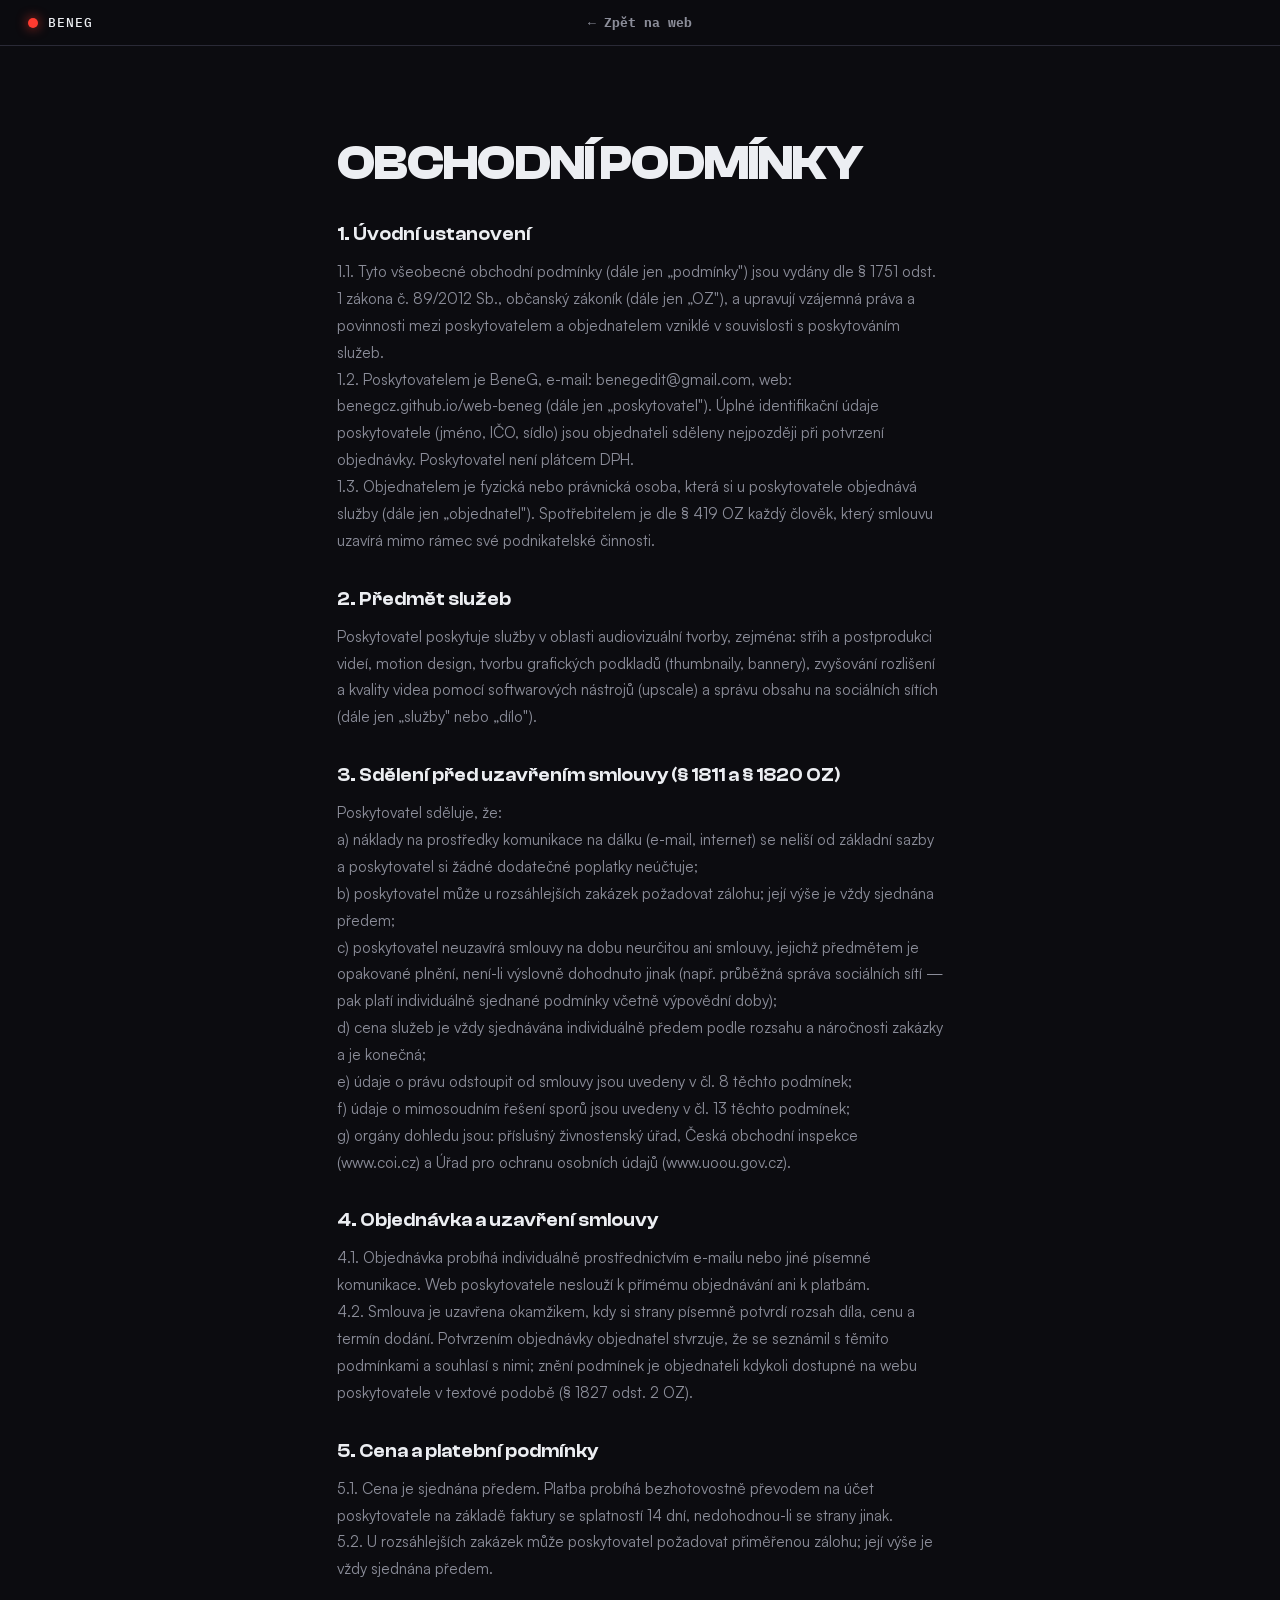
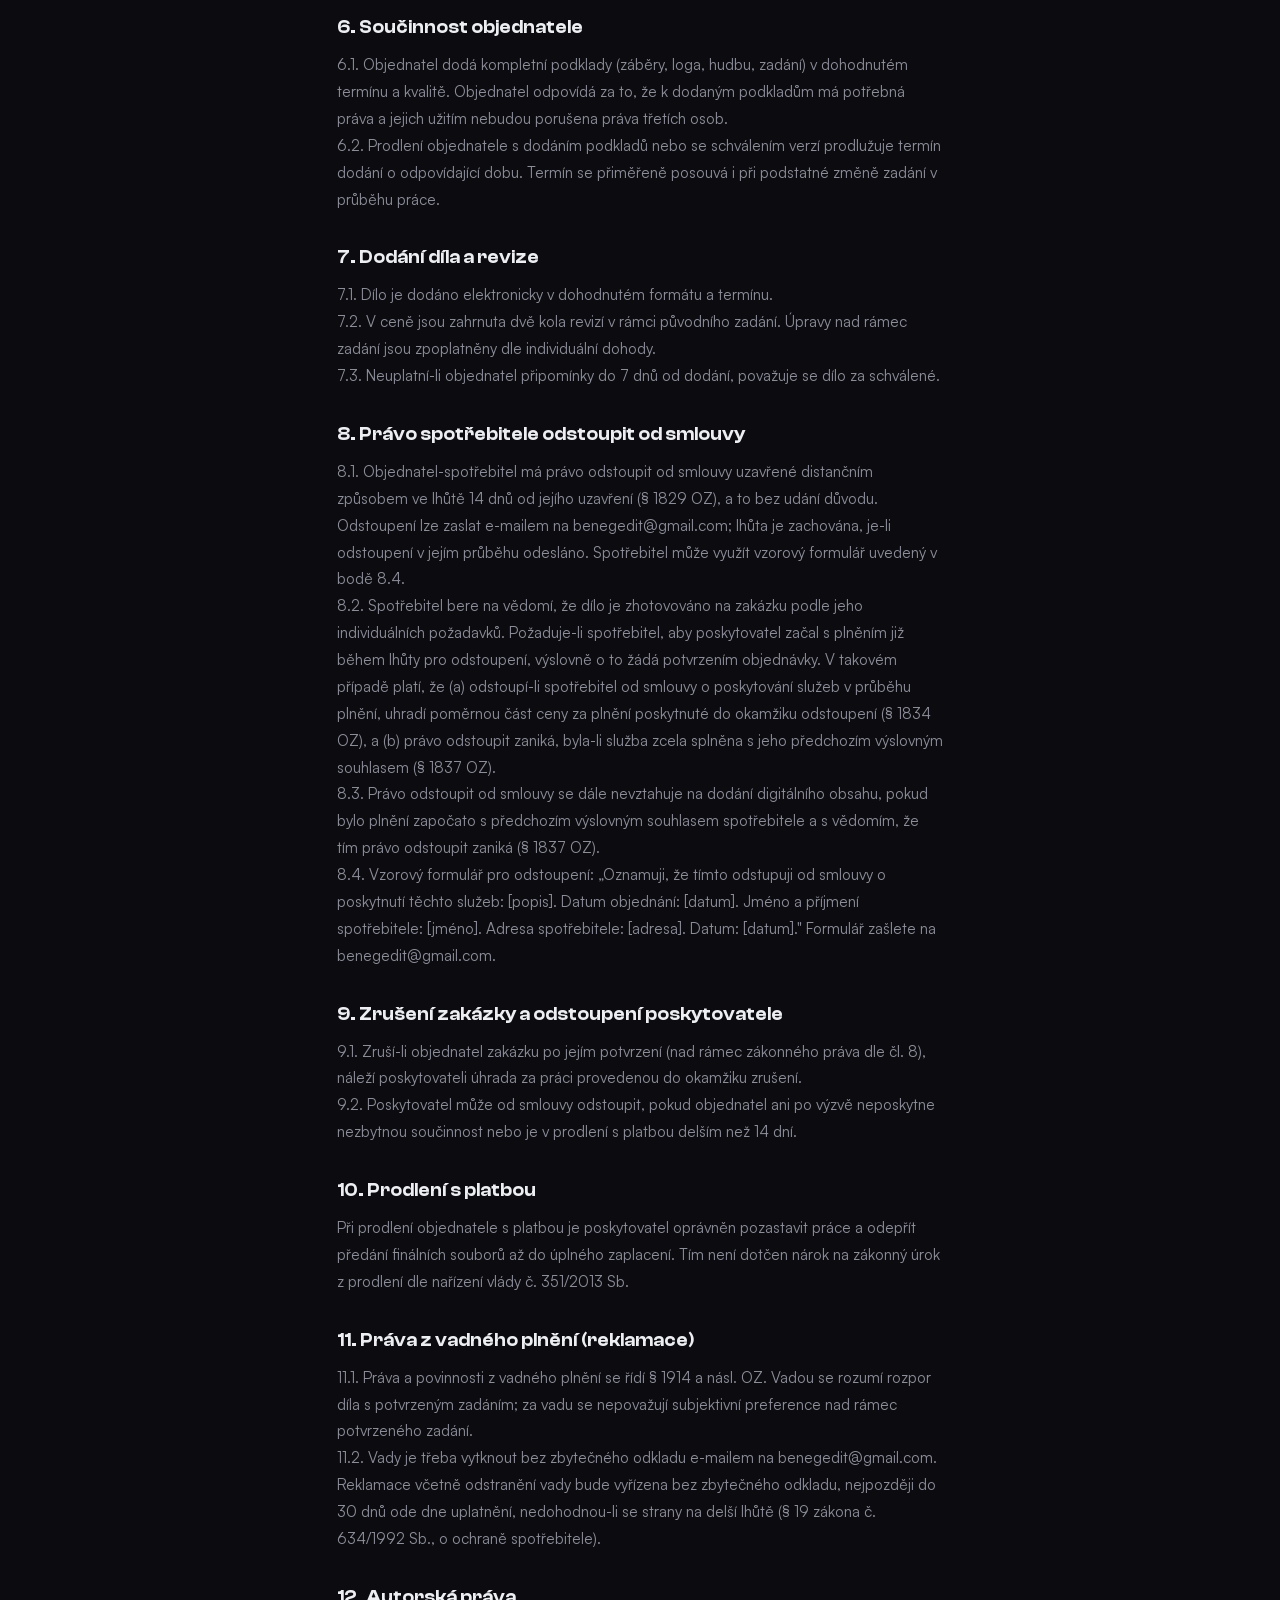
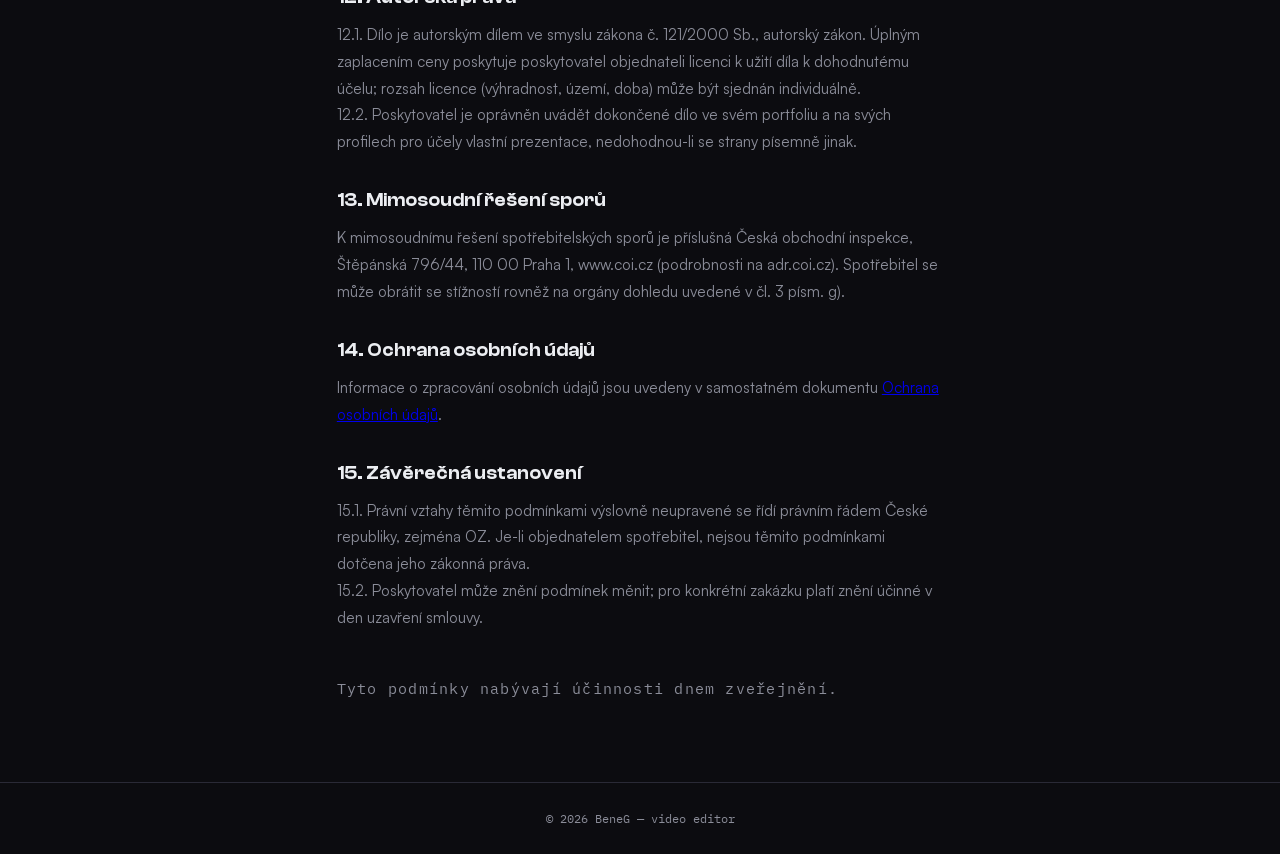
<file: podminky.html>
<!DOCTYPE html>
<html lang="cs">
<head>
<meta charset="UTF-8">
<meta name="viewport" content="width=device-width, initial-scale=1.0">
<meta name="robots" content="noindex">
<title>Obchodní podmínky — BeneG</title>
<link rel="icon" href="data:image/svg+xml,%3Csvg xmlns='http://www.w3.org/2000/svg' viewBox='0 0 32 32'%3E%3Crect width='32' height='32' rx='7' fill='%230c0c10'/%3E%3Cpath d='M12 9l12 7-12 7z' fill='%23ff3b30'/%3E%3C/svg%3E">
<link rel="stylesheet" href="style.css">
</head>
<body>
<header class="topbar">
  <a class="brand" href="index.html"><span class="rec-dot"></span>BENEG</a>
  <nav><a href="index.html">← Zpět na web</a></nav>
  <span></span>
</header>
<main class="legal">
<h1>Obchodní podmínky</h1>


<h2>1. Úvodní ustanovení</h2>
<p>1.1. Tyto všeobecné obchodní podmínky (dále jen „podmínky") jsou vydány dle § 1751 odst. 1 zákona č. 89/2012 Sb., občanský zákoník (dále jen „OZ"), a upravují vzájemná práva a povinnosti mezi poskytovatelem a objednatelem vzniklé v souvislosti s poskytováním služeb.</p>
<p>1.2. Poskytovatelem je BeneG, e-mail: benegedit@gmail.com, web: benegcz.github.io/web-beneg (dále jen „poskytovatel"). Úplné identifikační údaje poskytovatele (jméno, IČO, sídlo) jsou objednateli sděleny nejpozději při potvrzení objednávky. Poskytovatel není plátcem DPH.</p>
<p>1.3. Objednatelem je fyzická nebo právnická osoba, která si u poskytovatele objednává služby (dále jen „objednatel"). Spotřebitelem je dle § 419 OZ každý člověk, který smlouvu uzavírá mimo rámec své podnikatelské činnosti.</p>

<h2>2. Předmět služeb</h2>
<p>Poskytovatel poskytuje služby v oblasti audiovizuální tvorby, zejména: střih a postprodukci videí, motion design, tvorbu grafických podkladů (thumbnaily, bannery), zvyšování rozlišení a kvality videa pomocí softwarových nástrojů (upscale) a správu obsahu na sociálních sítích (dále jen „služby" nebo „dílo").</p>

<h2>3. Sdělení před uzavřením smlouvy (§ 1811 a § 1820 OZ)</h2>
<p>Poskytovatel sděluje, že:</p>
<p>a) náklady na prostředky komunikace na dálku (e-mail, internet) se neliší od základní sazby a poskytovatel si žádné dodatečné poplatky neúčtuje;</p>
<p>b) poskytovatel může u rozsáhlejších zakázek požadovat zálohu; její výše je vždy sjednána předem;</p>
<p>c) poskytovatel neuzavírá smlouvy na dobu neurčitou ani smlouvy, jejichž předmětem je opakované plnění, není-li výslovně dohodnuto jinak (např. průběžná správa sociálních sítí — pak platí individuálně sjednané podmínky včetně výpovědní doby);</p>
<p>d) cena služeb je vždy sjednávána individuálně předem podle rozsahu a náročnosti zakázky a je konečná;</p>
<p>e) údaje o právu odstoupit od smlouvy jsou uvedeny v čl. 8 těchto podmínek;</p>
<p>f) údaje o mimosoudním řešení sporů jsou uvedeny v čl. 13 těchto podmínek;</p>
<p>g) orgány dohledu jsou: příslušný živnostenský úřad, Česká obchodní inspekce (www.coi.cz) a Úřad pro ochranu osobních údajů (www.uoou.gov.cz).</p>

<h2>4. Objednávka a uzavření smlouvy</h2>
<p>4.1. Objednávka probíhá individuálně prostřednictvím e-mailu nebo jiné písemné komunikace. Web poskytovatele neslouží k přímému objednávání ani k platbám.</p>
<p>4.2. Smlouva je uzavřena okamžikem, kdy si strany písemně potvrdí rozsah díla, cenu a termín dodání. Potvrzením objednávky objednatel stvrzuje, že se seznámil s těmito podmínkami a souhlasí s nimi; znění podmínek je objednateli kdykoli dostupné na webu poskytovatele v textové podobě (§ 1827 odst. 2 OZ).</p>

<h2>5. Cena a platební podmínky</h2>
<p>5.1. Cena je sjednána předem. Platba probíhá bezhotovostně převodem na účet poskytovatele na základě faktury se splatností 14 dní, nedohodnou-li se strany jinak.</p>
<p>5.2. U rozsáhlejších zakázek může poskytovatel požadovat přiměřenou zálohu; její výše je vždy sjednána předem.</p>

<h2>6. Součinnost objednatele</h2>
<p>6.1. Objednatel dodá kompletní podklady (záběry, loga, hudbu, zadání) v dohodnutém termínu a kvalitě. Objednatel odpovídá za to, že k dodaným podkladům má potřebná práva a jejich užitím nebudou porušena práva třetích osob.</p>
<p>6.2. Prodlení objednatele s dodáním podkladů nebo se schválením verzí prodlužuje termín dodání o odpovídající dobu. Termín se přiměřeně posouvá i při podstatné změně zadání v průběhu práce.</p>

<h2>7. Dodání díla a revize</h2>
<p>7.1. Dílo je dodáno elektronicky v dohodnutém formátu a termínu.</p>
<p>7.2. V ceně jsou zahrnuta dvě kola revizí v rámci původního zadání. Úpravy nad rámec zadání jsou zpoplatněny dle individuální dohody.</p>
<p>7.3. Neuplatní-li objednatel připomínky do 7 dnů od dodání, považuje se dílo za schválené.</p>

<h2>8. Právo spotřebitele odstoupit od smlouvy</h2>
<p>8.1. Objednatel-spotřebitel má právo odstoupit od smlouvy uzavřené distančním způsobem ve lhůtě 14 dnů od jejího uzavření (§ 1829 OZ), a to bez udání důvodu. Odstoupení lze zaslat e-mailem na benegedit@gmail.com; lhůta je zachována, je-li odstoupení v jejím průběhu odesláno. Spotřebitel může využít vzorový formulář uvedený v bodě 8.4.</p>
<p>8.2. Spotřebitel bere na vědomí, že dílo je zhotovováno na zakázku podle jeho individuálních požadavků. Požaduje-li spotřebitel, aby poskytovatel začal s plněním již během lhůty pro odstoupení, výslovně o to žádá potvrzením objednávky. V takovém případě platí, že (a) odstoupí-li spotřebitel od smlouvy o poskytování služeb v průběhu plnění, uhradí poměrnou část ceny za plnění poskytnuté do okamžiku odstoupení (§ 1834 OZ), a (b) právo odstoupit zaniká, byla-li služba zcela splněna s jeho předchozím výslovným souhlasem (§ 1837 OZ).</p>
<p>8.3. Právo odstoupit od smlouvy se dále nevztahuje na dodání digitálního obsahu, pokud bylo plnění započato s předchozím výslovným souhlasem spotřebitele a s vědomím, že tím právo odstoupit zaniká (§ 1837 OZ).</p>
<p>8.4. Vzorový formulář pro odstoupení: „Oznamuji, že tímto odstupuji od smlouvy o poskytnutí těchto služeb: [popis]. Datum objednání: [datum]. Jméno a příjmení spotřebitele: [jméno]. Adresa spotřebitele: [adresa]. Datum: [datum]." Formulář zašlete na benegedit@gmail.com.</p>

<h2>9. Zrušení zakázky a odstoupení poskytovatele</h2>
<p>9.1. Zruší-li objednatel zakázku po jejím potvrzení (nad rámec zákonného práva dle čl. 8), náleží poskytovateli úhrada za práci provedenou do okamžiku zrušení.</p>
<p>9.2. Poskytovatel může od smlouvy odstoupit, pokud objednatel ani po výzvě neposkytne nezbytnou součinnost nebo je v prodlení s platbou delším než 14 dní.</p>

<h2>10. Prodlení s platbou</h2>
<p>Při prodlení objednatele s platbou je poskytovatel oprávněn pozastavit práce a odepřít předání finálních souborů až do úplného zaplacení. Tím není dotčen nárok na zákonný úrok z prodlení dle nařízení vlády č. 351/2013 Sb.</p>

<h2>11. Práva z vadného plnění (reklamace)</h2>
<p>11.1. Práva a povinnosti z vadného plnění se řídí § 1914 a násl. OZ. Vadou se rozumí rozpor díla s potvrzeným zadáním; za vadu se nepovažují subjektivní preference nad rámec potvrzeného zadání.</p>
<p>11.2. Vady je třeba vytknout bez zbytečného odkladu e-mailem na benegedit@gmail.com. Reklamace včetně odstranění vady bude vyřízena bez zbytečného odkladu, nejpozději do 30 dnů ode dne uplatnění, nedohodnou-li se strany na delší lhůtě (§ 19 zákona č. 634/1992 Sb., o ochraně spotřebitele).</p>

<h2>12. Autorská práva</h2>
<p>12.1. Dílo je autorským dílem ve smyslu zákona č. 121/2000 Sb., autorský zákon. Úplným zaplacením ceny poskytuje poskytovatel objednateli licenci k užití díla k dohodnutému účelu; rozsah licence (výhradnost, území, doba) může být sjednán individuálně.</p>
<p>12.2. Poskytovatel je oprávněn uvádět dokončené dílo ve svém portfoliu a na svých profilech pro účely vlastní prezentace, nedohodnou-li se strany písemně jinak.</p>

<h2>13. Mimosoudní řešení sporů</h2>
<p>K mimosoudnímu řešení spotřebitelských sporů je příslušná Česká obchodní inspekce, Štěpánská 796/44, 110 00 Praha 1, www.coi.cz (podrobnosti na adr.coi.cz). Spotřebitel se může obrátit se stížností rovněž na orgány dohledu uvedené v čl. 3 písm. g).</p>

<h2>14. Ochrana osobních údajů</h2>
<p>Informace o zpracování osobních údajů jsou uvedeny v samostatném dokumentu <a href="soukromi.html">Ochrana osobních údajů</a>.</p>

<h2>15. Závěrečná ustanovení</h2>
<p>15.1. Právní vztahy těmito podmínkami výslovně neupravené se řídí právním řádem České republiky, zejména OZ. Je-li objednatelem spotřebitel, nejsou těmito podmínkami dotčena jeho zákonná práva.</p>
<p>15.2. Poskytovatel může znění podmínek měnit; pro konkrétní zakázku platí znění účinné v den uzavření smlouvy.</p>

<p class="legal-updated">Tyto podmínky nabývají účinnosti dnem zveřejnění.</p>
</main>
<footer>
  <span>© 2026 BeneG — video editor</span>
</footer>
</body>
</html>
</file>
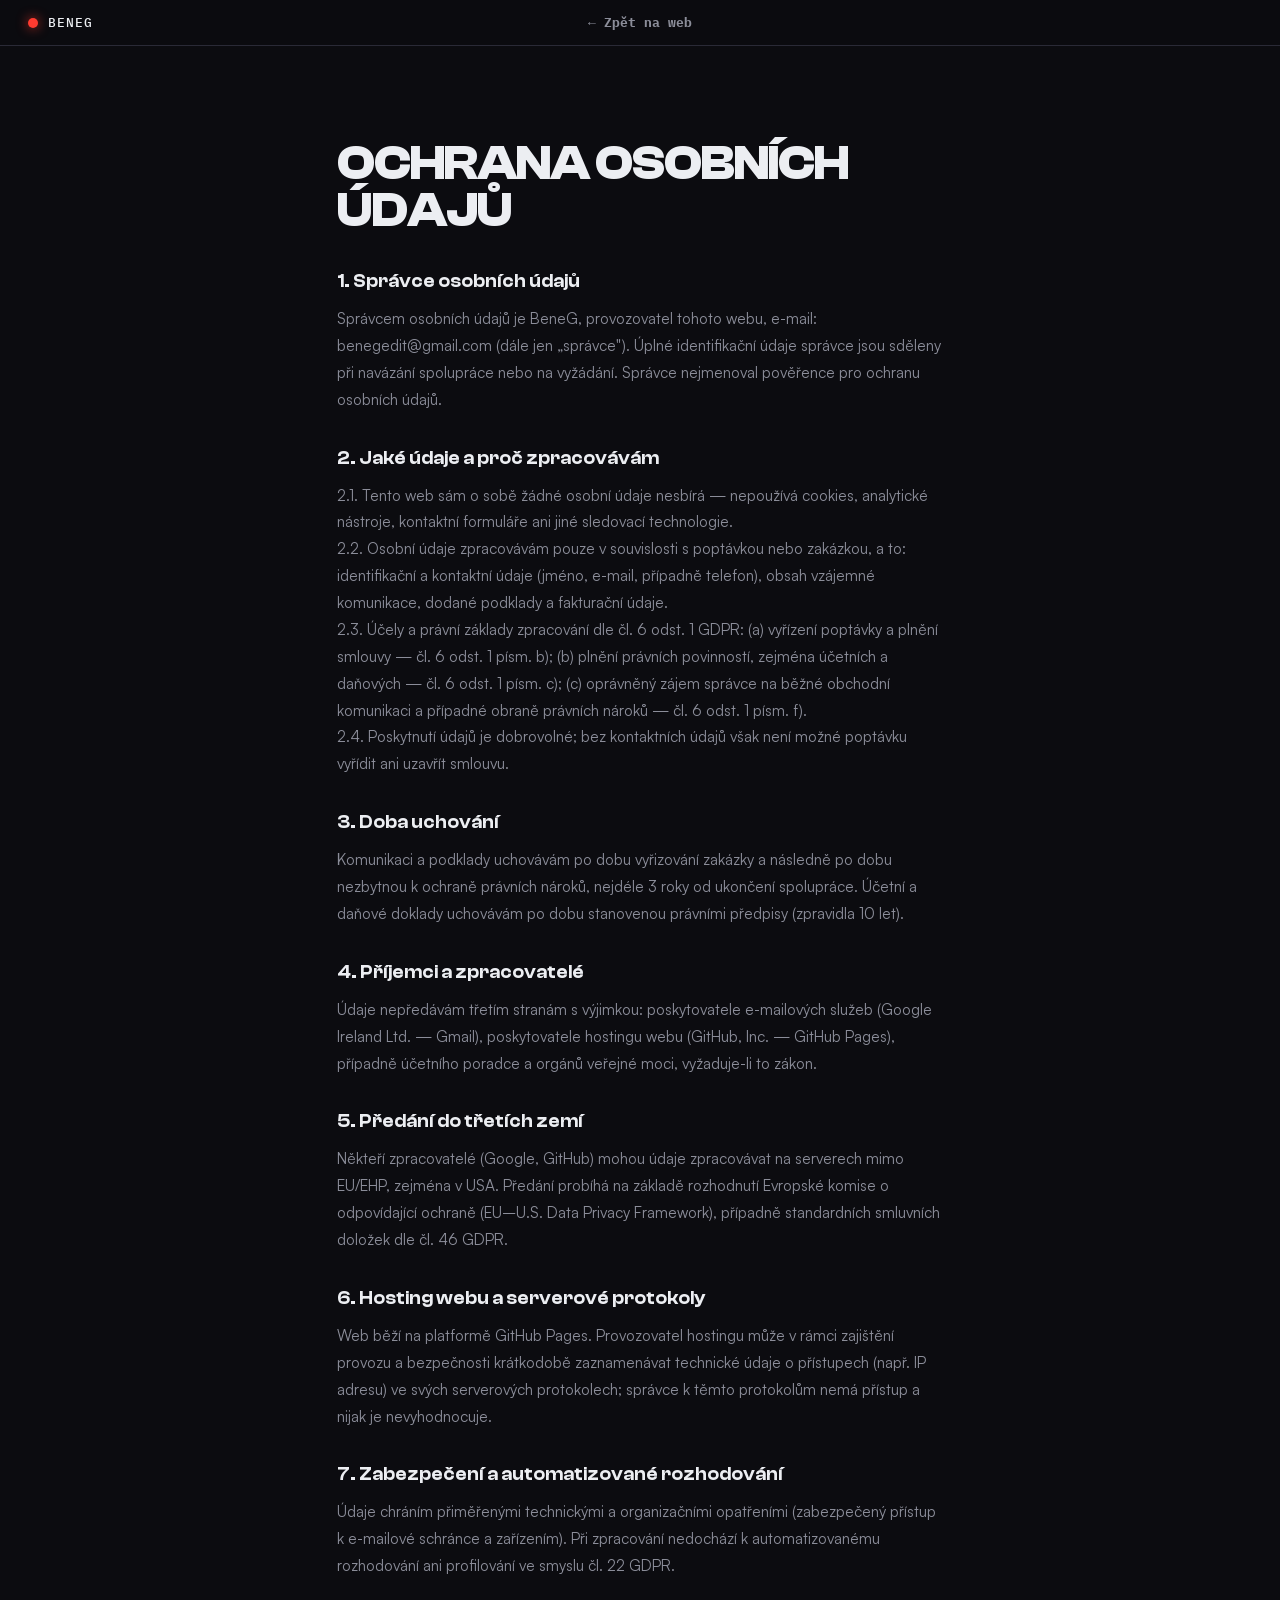
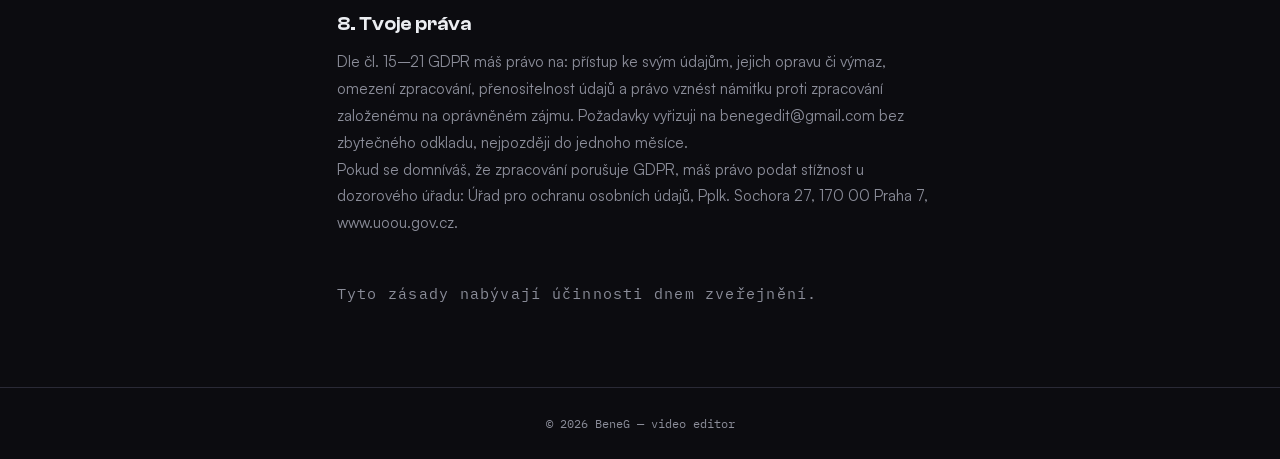
<file: soukromi.html>
<!DOCTYPE html>
<html lang="cs">
<head>
<meta charset="UTF-8">
<meta name="viewport" content="width=device-width, initial-scale=1.0">
<meta name="robots" content="noindex">
<title>Ochrana osobních údajů — BeneG</title>
<link rel="icon" href="data:image/svg+xml,%3Csvg xmlns='http://www.w3.org/2000/svg' viewBox='0 0 32 32'%3E%3Crect width='32' height='32' rx='7' fill='%230c0c10'/%3E%3Cpath d='M12 9l12 7-12 7z' fill='%23ff3b30'/%3E%3C/svg%3E">
<link rel="stylesheet" href="style.css">
</head>
<body>
<header class="topbar">
  <a class="brand" href="index.html"><span class="rec-dot"></span>BENEG</a>
  <nav><a href="index.html">← Zpět na web</a></nav>
  <span></span>
</header>
<main class="legal">
<h1>Ochrana osobních údajů</h1>


<h2>1. Správce osobních údajů</h2>
<p>Správcem osobních údajů je BeneG, provozovatel tohoto webu, e-mail: benegedit@gmail.com (dále jen „správce"). Úplné identifikační údaje správce jsou sděleny při navázání spolupráce nebo na vyžádání. Správce nejmenoval pověřence pro ochranu osobních údajů.</p>

<h2>2. Jaké údaje a proč zpracovávám</h2>
<p>2.1. Tento web sám o sobě žádné osobní údaje nesbírá — nepoužívá cookies, analytické nástroje, kontaktní formuláře ani jiné sledovací technologie.</p>
<p>2.2. Osobní údaje zpracovávám pouze v souvislosti s poptávkou nebo zakázkou, a to: identifikační a kontaktní údaje (jméno, e-mail, případně telefon), obsah vzájemné komunikace, dodané podklady a fakturační údaje.</p>
<p>2.3. Účely a právní základy zpracování dle čl. 6 odst. 1 GDPR: (a) vyřízení poptávky a plnění smlouvy — čl. 6 odst. 1 písm. b); (b) plnění právních povinností, zejména účetních a daňových — čl. 6 odst. 1 písm. c); (c) oprávněný zájem správce na běžné obchodní komunikaci a případné obraně právních nároků — čl. 6 odst. 1 písm. f).</p>
<p>2.4. Poskytnutí údajů je dobrovolné; bez kontaktních údajů však není možné poptávku vyřídit ani uzavřít smlouvu.</p>

<h2>3. Doba uchování</h2>
<p>Komunikaci a podklady uchovávám po dobu vyřizování zakázky a následně po dobu nezbytnou k ochraně právních nároků, nejdéle 3 roky od ukončení spolupráce. Účetní a daňové doklady uchovávám po dobu stanovenou právními předpisy (zpravidla 10 let).</p>

<h2>4. Příjemci a zpracovatelé</h2>
<p>Údaje nepředávám třetím stranám s výjimkou: poskytovatele e-mailových služeb (Google Ireland Ltd. — Gmail), poskytovatele hostingu webu (GitHub, Inc. — GitHub Pages), případně účetního poradce a orgánů veřejné moci, vyžaduje-li to zákon.</p>

<h2>5. Předání do třetích zemí</h2>
<p>Někteří zpracovatelé (Google, GitHub) mohou údaje zpracovávat na serverech mimo EU/EHP, zejména v USA. Předání probíhá na základě rozhodnutí Evropské komise o odpovídající ochraně (EU–U.S. Data Privacy Framework), případně standardních smluvních doložek dle čl. 46 GDPR.</p>

<h2>6. Hosting webu a serverové protokoly</h2>
<p>Web běží na platformě GitHub Pages. Provozovatel hostingu může v rámci zajištění provozu a bezpečnosti krátkodobě zaznamenávat technické údaje o přístupech (např. IP adresu) ve svých serverových protokolech; správce k těmto protokolům nemá přístup a nijak je nevyhodnocuje.</p>

<h2>7. Zabezpečení a automatizované rozhodování</h2>
<p>Údaje chráním přiměřenými technickými a organizačními opatřeními (zabezpečený přístup k e-mailové schránce a zařízením). Při zpracování nedochází k automatizovanému rozhodování ani profilování ve smyslu čl. 22 GDPR.</p>

<h2>8. Tvoje práva</h2>
<p>Dle čl. 15–21 GDPR máš právo na: přístup ke svým údajům, jejich opravu či výmaz, omezení zpracování, přenositelnost údajů a právo vznést námitku proti zpracování založenému na oprávněném zájmu. Požadavky vyřizuji na benegedit@gmail.com bez zbytečného odkladu, nejpozději do jednoho měsíce.</p>
<p>Pokud se domníváš, že zpracování porušuje GDPR, máš právo podat stížnost u dozorového úřadu: Úřad pro ochranu osobních údajů, Pplk. Sochora 27, 170 00 Praha 7, www.uoou.gov.cz.</p>

<p class="legal-updated">Tyto zásady nabývají účinnosti dnem zveřejnění.</p>
</main>
<footer>
  <span>© 2026 BeneG — video editor</span>
</footer>
</body>
</html>
</file>
<file: style.css>
/* ===== FONTY (free licence: Clash Display a Satoshi — ITF FFL, IBM Plex Mono — OFL) ===== */
@font-face{
  font-family:'Clash Display';
  src:url('fonts/ClashDisplay-Variable.woff2') format('woff2');
  font-weight:200 700;font-display:swap;
}
@font-face{
  font-family:'Satoshi';
  src:url('fonts/Satoshi-Variable.woff2') format('woff2');
  font-weight:300 900;font-display:swap;
}
@font-face{
  font-family:'IBM Plex Mono';
  src:url('fonts/IBMPlexMono-400.woff2') format('woff2');
  font-weight:400;font-display:swap;
  unicode-range:U+0000-00FF,U+2000-206F,U+2190-21BB;
}
@font-face{
  font-family:'IBM Plex Mono';
  src:url('fonts/IBMPlexMono-400-ext.woff2') format('woff2');
  font-weight:400;font-display:swap;
  unicode-range:U+0100-02BA,U+1E00-1EFF;
}
@font-face{
  font-family:'IBM Plex Mono';
  src:url('fonts/IBMPlexMono-500.woff2') format('woff2');
  font-weight:500;font-display:swap;
  unicode-range:U+0000-00FF,U+2000-206F,U+2190-21BB;
}
@font-face{
  font-family:'IBM Plex Mono';
  src:url('fonts/IBMPlexMono-500-ext.woff2') format('woff2');
  font-weight:500;font-display:swap;
  unicode-range:U+0100-02BA,U+1E00-1EFF;
}
@font-face{
  font-family:'IBM Plex Mono';
  src:url('fonts/IBMPlexMono-700.woff2') format('woff2');
  font-weight:700;font-display:swap;
  unicode-range:U+0000-00FF,U+2000-206F,U+2190-21BB;
}
@font-face{
  font-family:'IBM Plex Mono';
  src:url('fonts/IBMPlexMono-700-ext.woff2') format('woff2');
  font-weight:700;font-display:swap;
  unicode-range:U+0100-02BA,U+1E00-1EFF;
}

:root{
  --bg:#0c0c10;
  --panel:#17171e;
  --panel-2:#1e1e27;
  --line:#2a2a36;
  --text:#eceef2;
  --muted:#8b8d99;
  --rec:#ff3b30;
  --amber:#ffb443;
  --display:'Clash Display','Arial Black',sans-serif;
  --body:'Satoshi','Helvetica Neue',sans-serif;
  --mono:'IBM Plex Mono',monospace;
}
*{margin:0;padding:0;box-sizing:border-box}
html{scroll-behavior:smooth}
body{
  background:var(--bg);
  color:var(--text);
  font-family:var(--body);
  overflow-x:hidden;
}
::selection{background:var(--rec);color:#fff}

/* Render bar — průběh scrollu */
.renderbar{
  position:fixed;top:0;left:0;height:3px;width:0%;z-index:200;
  background:linear-gradient(90deg,var(--rec),var(--amber));
  box-shadow:0 0 10px rgba(255,59,48,.6);
}

/* ===== NAV / horní lišta jako v editoru ===== */
.topbar{
  position:fixed;top:0;left:0;right:0;z-index:100;
  display:grid;grid-template-columns:1fr auto 1fr;align-items:center;
  padding:14px 28px;
  background:rgba(12,12,16,.93);
  backdrop-filter:blur(12px);
  border-bottom:1px solid var(--line);
  font-family:var(--mono);font-size:13px;
}
.topbar .brand{
  display:flex;align-items:center;gap:10px;font-weight:500;letter-spacing:.08em;
  color:var(--text);text-decoration:none;cursor:pointer;
}
.topbar .brand:hover{color:var(--rec)}
.rec-dot{
  width:10px;height:10px;border-radius:50%;
  background:var(--rec);
  box-shadow:0 0 12px rgba(255,59,48,.8);
  animation:blink 1.4s steps(1) infinite;
}
@keyframes blink{50%{opacity:.15;box-shadow:none}}
.topbar nav{display:flex;gap:26px;justify-content:center}
.lang-switch{justify-self:end}
.topbar nav a{
  color:var(--muted);text-decoration:none;transition:color .2s;
  font-weight:700;position:relative;white-space:nowrap;
}
.topbar nav a::after{
  content:'';position:absolute;left:0;right:0;bottom:-5px;height:2px;
  background:var(--rec);transform:scaleX(0);transform-origin:left;
  transition:transform .3s cubic-bezier(.2,.7,.2,1);
}
.topbar nav a:hover::after,.topbar nav a:focus-visible::after,.topbar nav a.active::after{transform:scaleX(1)}
.topbar nav a.active{color:var(--text)}
.topbar nav a:hover,.topbar nav a:focus-visible{color:var(--text)}
.lang-switch{display:flex;border:1px solid var(--line);border-radius:4px;overflow:hidden;position:relative}
.lang-switch::before{
  content:'';position:absolute;top:0;bottom:0;left:0;width:50%;
  background:var(--rec);
  transition:transform .3s cubic-bezier(.2,.7,.2,1);
}
.lang-switch.en::before{transform:translateX(100%)}
.lang-btn{
  background:none;border:none;cursor:pointer;
  font-family:var(--mono);font-size:12px;letter-spacing:.08em;
  color:var(--muted);padding:7px 12px;transition:background .2s,color .2s;
}
.lang-btn:hover{color:var(--text)}
.lang-btn{position:relative;z-index:1}
.lang-btn.active{color:#fff}
.lang-btn:focus-visible{outline:2px solid var(--amber);outline-offset:-2px}
.tc b{color:var(--amber);font-weight:500}

/* ===== HERO ===== */
.hero{
  min-height:88svh;
  display:flex;flex-direction:column;justify-content:center;align-items:center;
  text-align:center;
  padding:120px 6vw 80px;
  position:relative;
  max-width:none;margin-inline:0;width:100%;
}
.hero{overflow:hidden}
.hero-bg{
  position:absolute;inset:0;width:100%;height:100%;
  object-fit:cover;z-index:-3;
  opacity:.16;filter:saturate(.8);
}
.hero-shade{
  position:absolute;inset:0;z-index:-2;pointer-events:none;
  background:
    linear-gradient(180deg,rgba(12,12,16,.85) 0%,rgba(12,12,16,.3) 40%,var(--bg) 96%);
}
.hero::before{
  content:'';position:absolute;inset:-20%;z-index:-1;pointer-events:none;
  background:
    radial-gradient(38% 30% at 30% 35%,rgba(255,59,48,.10),transparent 70%),
    radial-gradient(30% 26% at 72% 62%,rgba(255,180,67,.07),transparent 70%);
  animation:glowDrift 16s ease-in-out infinite alternate;
}
@keyframes glowDrift{
  0%{transform:translate(0,0) scale(1)}
  50%{transform:translate(4%,-3%) scale(1.06)}
  100%{transform:translate(-3%,3%) scale(1)}
}
.eyebrow{
  font-family:var(--mono);font-size:13px;color:var(--muted);
  letter-spacing:.18em;text-transform:uppercase;
  margin-bottom:22px;
  opacity:0;animation:rise .8s .2s forwards;
}
.eyebrow span{color:var(--rec)}
h1{
  font-family:var(--display);
  font-weight:700;
  font-size:clamp(4.5rem,16.5vw,13rem);
  line-height:.98;
  letter-spacing:-.02em;
  text-transform:uppercase;
}
h1 .line{display:block;overflow:hidden;padding-top:.18em;margin-top:-.18em}
h1 .line span{display:inline-block;transform:translateY(110%);animation:rise .9s cubic-bezier(.2,.7,.2,1) forwards}
h1 .line:nth-child(1) span{animation-delay:.35s}
h1 .line:nth-child(2) span{animation-delay:.5s}
h1 .stroke{color:var(--rec);font-style:normal}
.avail{
  display:inline-flex;align-items:center;gap:9px;
  font-family:var(--mono);font-size:11px;letter-spacing:.18em;color:var(--muted);
  border:1px solid var(--line);border-radius:99px;padding:8px 16px;
  margin-bottom:26px;
  opacity:0;animation:rise .8s .1s forwards;
}
.avail-dot{
  width:8px;height:8px;border-radius:50%;background:#3ddc84;
  box-shadow:0 0 10px rgba(61,220,132,.7);
  animation:availPulse 2s ease-out infinite;
}
@keyframes availPulse{
  0%,100%{box-shadow:0 0 0 0 rgba(61,220,132,.5)}
  50%{box-shadow:0 0 0 6px rgba(61,220,132,0)}
}
.taglist{
  margin-top:26px;
  font-family:var(--mono);font-size:clamp(11px,1.4vw,14px);
  letter-spacing:.3em;color:var(--muted);
  opacity:0;animation:rise .8s .8s forwards;
}
.hero p.lead{
  max-width:560px;
  margin-top:28px;margin-inline:auto;
  color:var(--muted);
  font-size:1.05rem;line-height:1.65;
  opacity:0;animation:rise .8s .8s forwards;
}
@keyframes rise{
  from{opacity:0;transform:translateY(28px)}
  to{opacity:1;transform:translateY(0)}
}
h1 .line span{opacity:1}
@keyframes riseIn{to{transform:translateY(0)}}
.hero-cta{
  margin-top:36px;display:flex;gap:16px;flex-wrap:wrap;justify-content:center;
  opacity:0;animation:rise .8s 1s forwards;
}
.btn{
  font-family:var(--mono);font-size:14px;letter-spacing:.06em;
  padding:14px 26px;border-radius:4px;
  text-decoration:none;transition:transform .2s,box-shadow .2s,background .2s;
  display:inline-block;
}
.btn:focus-visible{outline:2px solid var(--amber);outline-offset:3px}
.btn-primary{
  background:var(--rec);color:#fff;
  box-shadow:0 6px 24px rgba(255,59,48,.35);
  position:relative;overflow:hidden;
}
.btn-primary::after{
  content:'';position:absolute;top:0;bottom:0;left:-80%;width:60%;
  background:linear-gradient(105deg,transparent,rgba(255,255,255,.35),transparent);
  transform:skewX(-20deg);
  transition:left .55s ease;
}
.btn-primary:hover::after{left:130%}
.btn-primary:hover{transform:translateY(-2px);box-shadow:0 10px 30px rgba(255,59,48,.45)}
.btn-ghost{
  border:1px solid var(--line);color:var(--text);
}
.btn-ghost:hover{background:var(--panel-2);transform:translateY(-2px)}

/* Statistiky pod hero */
.stats{
  display:flex;justify-content:center;gap:0;
  margin-top:64px;flex-wrap:nowrap;
  opacity:0;animation:rise .8s 1.2s forwards;
}
.stat{
  display:flex;flex-direction:column;gap:8px;
  padding:6px 44px;text-align:center;
}
.stat + .stat{border-left:1px solid var(--line)}
.stat-n{
  font-family:var(--display);font-weight:700;
  font-size:clamp(2rem,4.5vw,3rem);line-height:1;
  color:var(--text);font-variant-numeric:tabular-nums;
}
.stat-l{
  font-family:var(--mono);font-size:11px;color:var(--muted);
  letter-spacing:.14em;text-transform:uppercase;
}
@media(max-width:640px){
  .stat{padding:6px 22px}
  .stats{margin-top:48px}
}

/* ===== SEKCE ===== */
section{padding:90px 6vw;scroll-margin-top:0px;max-width:1160px;margin-inline:auto}
.sec-head{
  display:flex;align-items:baseline;gap:18px;margin-bottom:56px;flex-wrap:wrap;
  justify-content:center;text-align:center;
}
.sec-head h2{
  padding-top:.22em;margin-top:-.22em; /* prostor pro háčky a čárky uvnitř masky */
  clip-path:inset(0 0 100% 0);transition:clip-path .8s cubic-bezier(.2,.7,.2,1) .15s;
}
.sec-head.in h2{clip-path:inset(0 0 -8% 0)}
.sec-head h2{
  font-family:var(--display);font-weight:600;
  font-size:clamp(1.7rem,4.2vw,2.8rem);text-transform:uppercase;letter-spacing:0;
}

/* reveal on scroll */
.reveal{opacity:0;transform:translateY(36px);transition:opacity .8s cubic-bezier(.2,.7,.2,1),transform .8s cubic-bezier(.2,.7,.2,1)}
.reveal.in{opacity:1;transform:none}

/* ===== SLUŽBY ===== */
.services{display:grid;grid-template-columns:repeat(auto-fit,minmax(240px,1fr));gap:18px}
.card{
  background:var(--panel);border:1px solid var(--line);border-radius:8px;
  padding:28px 24px;
  transition:transform .25s,border-color .25s,background .25s;
}
.card:hover{
  transform:translateY(-6px) scale(1.015);
  border-color:var(--rec);background:var(--panel-2);
  box-shadow:0 14px 44px rgba(255,59,48,.13);
}
.card .ico{display:block;width:38px;height:38px;margin-bottom:18px;color:var(--amber);transition:transform .3s}
.card:hover .ico{transform:scale(1.12) rotate(-4deg)}
.card .ico svg{width:100%;height:100%}
.card .ico svg *{
  stroke-dasharray:100;stroke-dashoffset:100;
}
.card.in .ico svg *{
  animation:draw 1.1s ease forwards;
}
.card.in:nth-child(1) .ico svg *{animation-delay:.2s}
.card.in:nth-child(2) .ico svg *{animation-delay:.3s}
.card.in:nth-child(3) .ico svg *{animation-delay:.4s}
.card.in:nth-child(4) .ico svg *{animation-delay:.5s}
.card.in:nth-child(5) .ico svg *{animation-delay:.6s}
.card.in:nth-child(6) .ico svg *{animation-delay:.7s}
@keyframes draw{to{stroke-dashoffset:0}}
.card h3{font-size:1.1rem;font-weight:700;margin-bottom:10px;letter-spacing:-.01em}
.card p{color:var(--muted);font-size:.92rem;line-height:1.6}
.card .kbd{
  font-family:var(--mono);font-size:11px;color:var(--amber);
  border:1px solid var(--line);border-radius:3px;padding:2px 7px;
  display:inline-block;margin-top:16px;
}

/* ===== TVORBA ===== */
.showcase{max-width:1040px;margin-inline:auto}
.video-player{
  width:100%;aspect-ratio:16/9;display:block;
  border:1px solid var(--line);border-radius:8px;
  background:#000;
  box-shadow:0 20px 60px rgba(0,0,0,.4);
}

.showcase-note{
  margin-top:18px;color:var(--muted);font-size:.92rem;
  font-family:var(--mono);text-align:center;
}

/* ===== UPSCALE PŘED/PO ===== */
.ba{
  position:relative;width:100%;aspect-ratio:16/9;
  border:1px solid var(--line);border-radius:8px;overflow:hidden;
  background:var(--panel);user-select:none;touch-action:none;
  --pos:50%;
  box-shadow:0 20px 60px rgba(0,0,0,.4);
}
.ba-layer{position:absolute;inset:0;background-size:cover;background-position:center}
.ba-layer img{width:100%;height:100%;object-fit:cover;display:block}
.ba-after{clip-path:inset(0 0 0 var(--pos))}
.ba-handle{
  position:absolute;top:0;bottom:0;left:var(--pos);width:2px;
  background:var(--rec);box-shadow:0 0 12px rgba(255,59,48,.7);
  transform:translateX(-1px);pointer-events:none;z-index:3;
}
.ba-handle span{
  position:absolute;top:50%;left:50%;transform:translate(-50%,-50%);
  width:38px;height:38px;border-radius:50%;
  background:var(--rec);
  display:grid;place-items:center;color:#fff;
  box-shadow:0 4px 16px rgba(0,0,0,.5);
}
.ba-handle span::after{
  content:'';position:absolute;inset:-6px;border-radius:50%;
  border:2px solid rgba(255,59,48,.6);
  animation:pulse 2s ease-out infinite;
}
@keyframes pulse{
  0%{transform:scale(.8);opacity:1}
  70%,100%{transform:scale(1.6);opacity:0}
}
.ba-handle span::before{content:'◂ ▸';font-size:11px;letter-spacing:1px}
.ba-label{
  position:absolute;top:14px;z-index:2;
  font-family:var(--mono);font-size:11px;letter-spacing:.1em;
  background:rgba(14,14,18,.75);backdrop-filter:blur(6px);
  border:1px solid var(--line);border-radius:4px;
  padding:6px 10px;color:var(--muted);pointer-events:none;
}
.ba-label b{color:var(--text);font-weight:500}
.ba-label-l{left:14px}
.ba-label-r{right:14px}
.ba-range{
  position:absolute;inset:0;width:100%;height:100%;
  opacity:0;cursor:ew-resize;z-index:4;margin:0;
}
.ba-full{
  position:absolute;right:12px;bottom:12px;z-index:5;
  width:40px;height:40px;border-radius:6px;
  background:rgba(14,14,18,.75);backdrop-filter:blur(6px);
  border:1px solid var(--line);color:var(--text);
  cursor:pointer;display:grid;place-items:center;
  transition:border-color .2s,color .2s;
}
.ba-full svg{width:18px;height:18px}
.ba-full:hover{border-color:var(--rec);color:var(--rec)}
.ba-full:focus-visible{outline:2px solid var(--amber);outline-offset:2px}
.ba:fullscreen{
  aspect-ratio:auto;width:100vw;height:100vh;
  border:none;border-radius:0;background:#000;
}
.ba:fullscreen .ba-layer img{object-fit:contain;background:#000}
.ba.fake-full{
  position:fixed;inset:0;z-index:1000;
  aspect-ratio:auto;width:100vw;height:100vh;height:100dvh;
  border:none;border-radius:0;background:#000;
}
.ba.fake-full .ba-layer img{object-fit:contain;background:#000}
body.no-scroll{overflow:hidden}
.ba-nav{
  display:flex;align-items:center;justify-content:center;gap:20px;
  margin-top:18px;
}
.ba-btn{
  width:42px;height:42px;border-radius:50%;
  background:var(--panel);border:1px solid var(--line);color:var(--text);
  font-size:20px;line-height:1;cursor:pointer;
  transition:border-color .2s,color .2s,transform .2s;
}
.ba-btn:hover{border-color:var(--rec);color:var(--rec);transform:scale(1.08)}
.ba-btn:focus-visible{outline:2px solid var(--amber);outline-offset:3px}
.ba-count{
  font-family:var(--mono);font-size:12px;color:var(--muted);letter-spacing:.15em;
}

/* ===== PLATFORMY ===== */
#platformy{background:var(--panel);border-top:1px solid var(--line);border-bottom:1px solid var(--line)}
.platforms{display:grid;grid-template-columns:repeat(3,1fr);gap:18px}
@media(max-width:900px){.platforms{grid-template-columns:1fr;max-width:420px;margin-inline:auto}}
.plat{
  background:var(--bg);border:1px solid var(--line);border-radius:8px;
  padding:32px 28px;position:relative;overflow:hidden;
  transition:transform .25s,border-color .25s;
  text-decoration:none;color:var(--text);display:block;
}
.plat:hover{transform:translateY(-6px)}
.plat::after{
  content:'';position:absolute;left:0;right:0;bottom:0;height:3px;
  background:var(--pc,#fff);transform:scaleX(0);transform-origin:left;
  transition:transform .35s cubic-bezier(.2,.7,.2,1);
}
.plat:hover::after{transform:scaleX(1)}
.plat:hover{border-color:var(--pc)}
.plat .p-name{
  display:flex;align-items:center;gap:12px;
  font-family:var(--mono);font-size:13px;letter-spacing:.1em;color:var(--muted);
  text-transform:uppercase;margin-bottom:22px;
}
.plat .p-ico{
  width:38px;height:38px;border-radius:8px;display:grid;place-items:center;
  background:var(--pc);color:#fff;font-weight:700;flex-shrink:0;
  transition:transform .35s cubic-bezier(.34,1.56,.64,1);
}
.plat:hover .p-ico{transform:translateY(-4px) rotate(-6deg) scale(1.08)}
.plat .p-ico svg{width:20px;height:20px;fill:#fff}
.p-cta{
  font-family:var(--display);font-weight:600;
  font-size:clamp(1.15rem,2.6vw,1.6rem);line-height:1.25;
}
.p-cta .arr{
  display:inline-block;color:var(--pc,#fff);
  transition:transform .3s cubic-bezier(.2,.7,.2,1);
}
.plat:hover .p-cta .arr{transform:translateX(8px)}
.plat .p-handle{
  margin-top:14px;font-family:var(--mono);font-size:12px;color:var(--muted);
}
.yt{--pc:#ff0000}
.ig{--pc:#c936a8}
.tt{--pc:#00d3cf}

/* ===== FAQ ===== */
.faq-list{max-width:760px;margin-inline:auto;display:flex;flex-direction:column;gap:12px}
.faq-item{
  border:1px solid var(--line);border-radius:8px;background:var(--panel);
  transition:border-color .25s;text-align:left;
}
.faq-item[open]{border-color:var(--rec)}
.faq-item summary{
  display:flex;justify-content:space-between;align-items:center;gap:16px;
  cursor:pointer;list-style:none;
  padding:20px 22px;font-weight:700;font-size:1rem;letter-spacing:-.01em;
}
.faq-item summary::-webkit-details-marker{display:none}
.faq-ico{
  font-family:var(--mono);color:var(--rec);font-size:1.2rem;font-weight:400;
  transition:transform .3s;flex-shrink:0;
}
.faq-item[open] .faq-ico{transform:rotate(45deg)}
.faq-item p{
  padding:0 22px 20px;color:var(--muted);font-size:.94rem;line-height:1.65;
}

/* ===== PRÁVNÍ STRÁNKY ===== */
.legal{
  max-width:760px;margin:0 auto;padding:140px 6vw 80px;
}
.legal h1{
  font-family:var(--display);font-weight:700;text-transform:uppercase;
  font-size:clamp(1.8rem,5vw,3rem);margin-bottom:36px;
}
.legal h2{
  font-family:var(--display);font-weight:600;font-size:1.15rem;
  margin:34px 0 12px;
}
.legal p{color:var(--muted);line-height:1.75;font-size:.96rem}
.legal-note{
  border:1px solid var(--amber);border-radius:6px;padding:14px 18px;
  color:var(--amber);font-size:.9rem;
}
.legal-updated{
  margin-top:44px;font-family:var(--mono);font-size:12px;letter-spacing:.08em;
}
.foot-legal{display:flex;gap:22px;flex-wrap:wrap;justify-content:center}
.foot-legal a{
  color:var(--muted);text-decoration:none;transition:color .2s;
}
.foot-legal a:hover{color:var(--text)}

/* ===== KONTAKT ===== */
.contact-wrap{
  text-align:center;max-width:640px;margin:0 auto;
}
.contact-wrap h2{
  font-family:var(--display);font-weight:700;text-transform:uppercase;
  font-size:clamp(1.8rem,5vw,3.4rem);line-height:1.1;margin-bottom:22px;
}
.contact-wrap h2 em{font-style:normal;color:var(--rec)}
.contact-wrap p{color:var(--muted);line-height:1.7;margin-bottom:36px}
.btn-big{font-size:16px;padding:18px 40px}
.mail-line{margin-top:22px}
.reply-note{
  margin-top:14px;font-family:var(--mono);font-size:12px;
  color:var(--muted);letter-spacing:.08em;
}
.mail{
  font-family:var(--mono);font-size:clamp(1rem,2.5vw,1.3rem);
  color:var(--text);text-decoration:none;
  border-bottom:2px solid var(--rec);padding-bottom:4px;
  transition:color .2s;
}
.mail:hover{color:var(--amber);border-color:var(--amber)}

.totop{
  position:fixed;right:22px;bottom:22px;z-index:90;
  width:46px;height:46px;border-radius:50%;
  background:var(--panel-2);border:1px solid var(--line);color:var(--text);
  font-size:18px;cursor:pointer;
  opacity:0;pointer-events:none;transform:translateY(12px);
  transition:opacity .3s,transform .3s,border-color .2s;
}
.totop.show{opacity:1;pointer-events:auto;transform:none}
.totop:hover{border-color:var(--rec);color:var(--rec);transform:translateY(-4px)}
.totop:focus-visible{outline:2px solid var(--amber);outline-offset:3px}

footer{
  border-top:1px solid var(--line);
  padding:28px 6vw;
  display:flex;flex-direction:column;align-items:center;gap:18px;
  font-family:var(--mono);font-size:12px;color:var(--muted);
  text-align:center;
}
.foot-links{display:flex;gap:24px;flex-wrap:wrap;justify-content:center}
.foot-links a{
  color:var(--muted);text-decoration:none;letter-spacing:.05em;
  transition:color .2s;
}
.foot-links a{display:inline-block;transition:color .2s,transform .25s}
.foot-links a:hover,.foot-links a:focus-visible{color:var(--amber);transform:translateY(-2px)}

@media(max-width:640px){
  .topbar{grid-template-columns:1fr auto;gap:10px 12px;padding:10px 14px}
  .topbar nav{
    grid-column:1 / -1;
    justify-content:flex-start;gap:20px;font-size:12px;
    overflow-x:auto;flex-wrap:nowrap;
    -webkit-overflow-scrolling:touch;scrollbar-width:none;
    padding-bottom:2px;
  }
  .topbar nav::-webkit-scrollbar{display:none}
  .topbar nav a{white-space:nowrap;flex-shrink:0}
  .lang-btn{padding:6px 10px}
  .stats{gap:0}
  .stat{padding:4px 14px}
  .stat + .stat{border-left:1px solid var(--line)}
  .stat-l{font-size:9px;letter-spacing:.1em}
  section{padding:80px 6vw}
}
@media(prefers-reduced-motion:reduce){
  .hero{overflow:hidden}
.hero-bg{
  position:absolute;inset:0;width:100%;height:100%;
  object-fit:cover;z-index:-3;
  opacity:.16;filter:saturate(.8);
}
.hero-shade{
  position:absolute;inset:0;z-index:-2;pointer-events:none;
  background:
    linear-gradient(180deg,rgba(12,12,16,.85) 0%,rgba(12,12,16,.3) 40%,var(--bg) 96%);
}
.hero::before{display:none}
  .sec-head h2{clip-path:none}
  .card .ico svg *{stroke-dasharray:none;stroke-dashoffset:0}
  *,*::before,*::after{animation:none!important;transition:none!important}
  .reveal{opacity:1;transform:none}
  h1 .line span{transform:none}
  .eyebrow,.hero-cta,.stats,.avail,.taglist{opacity:1}
}
</file>
